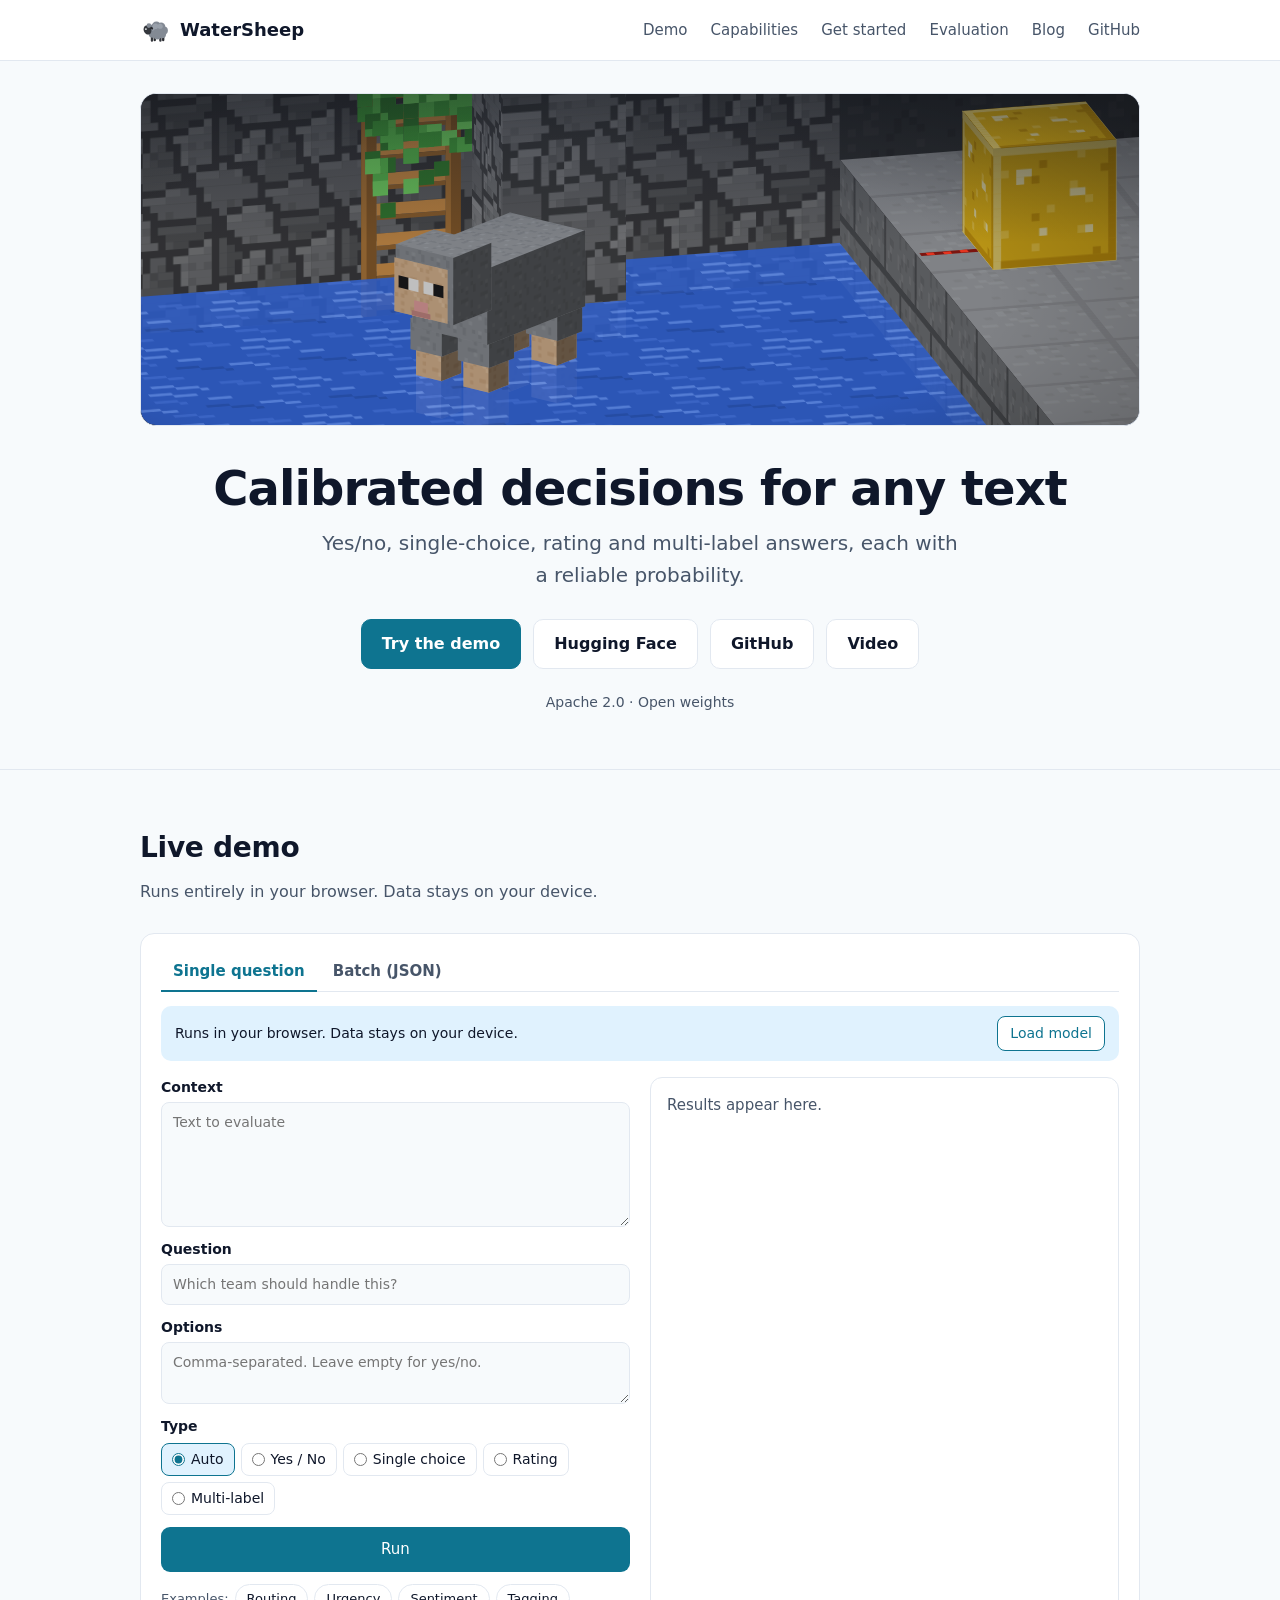
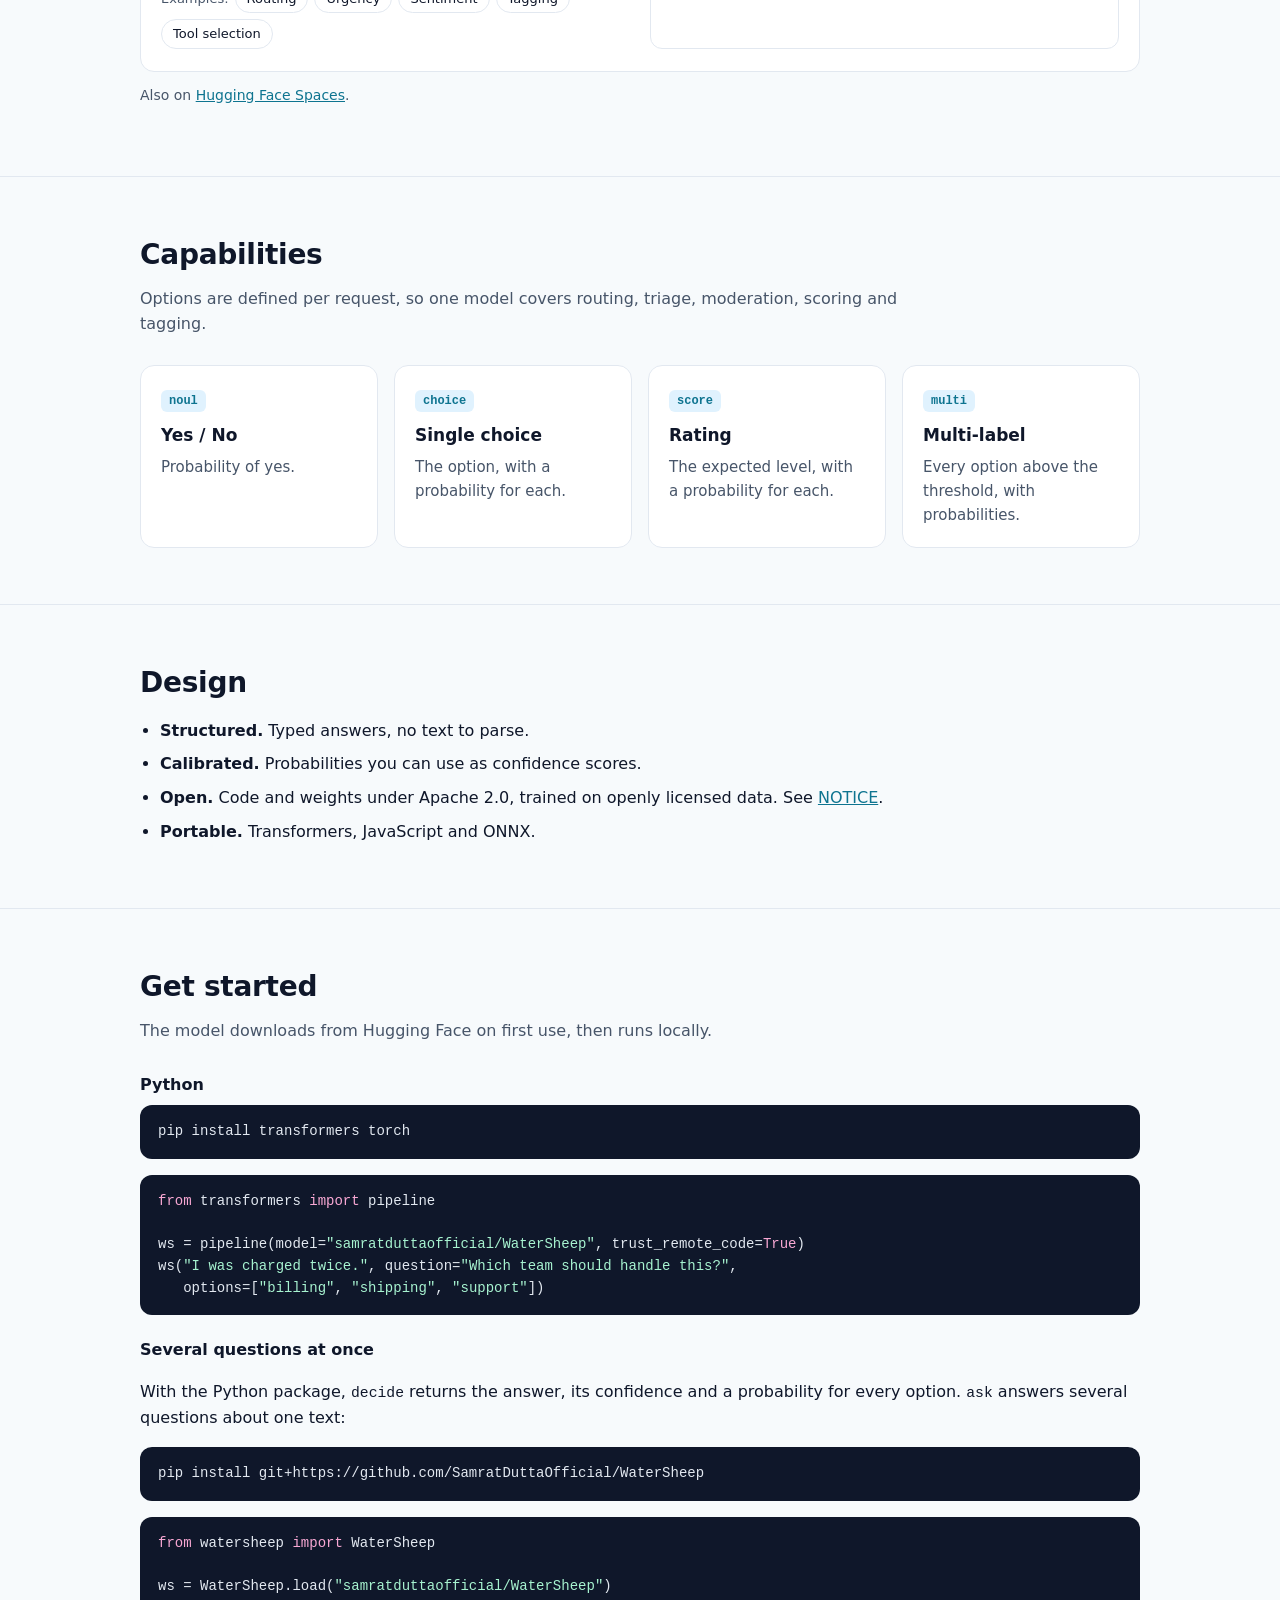
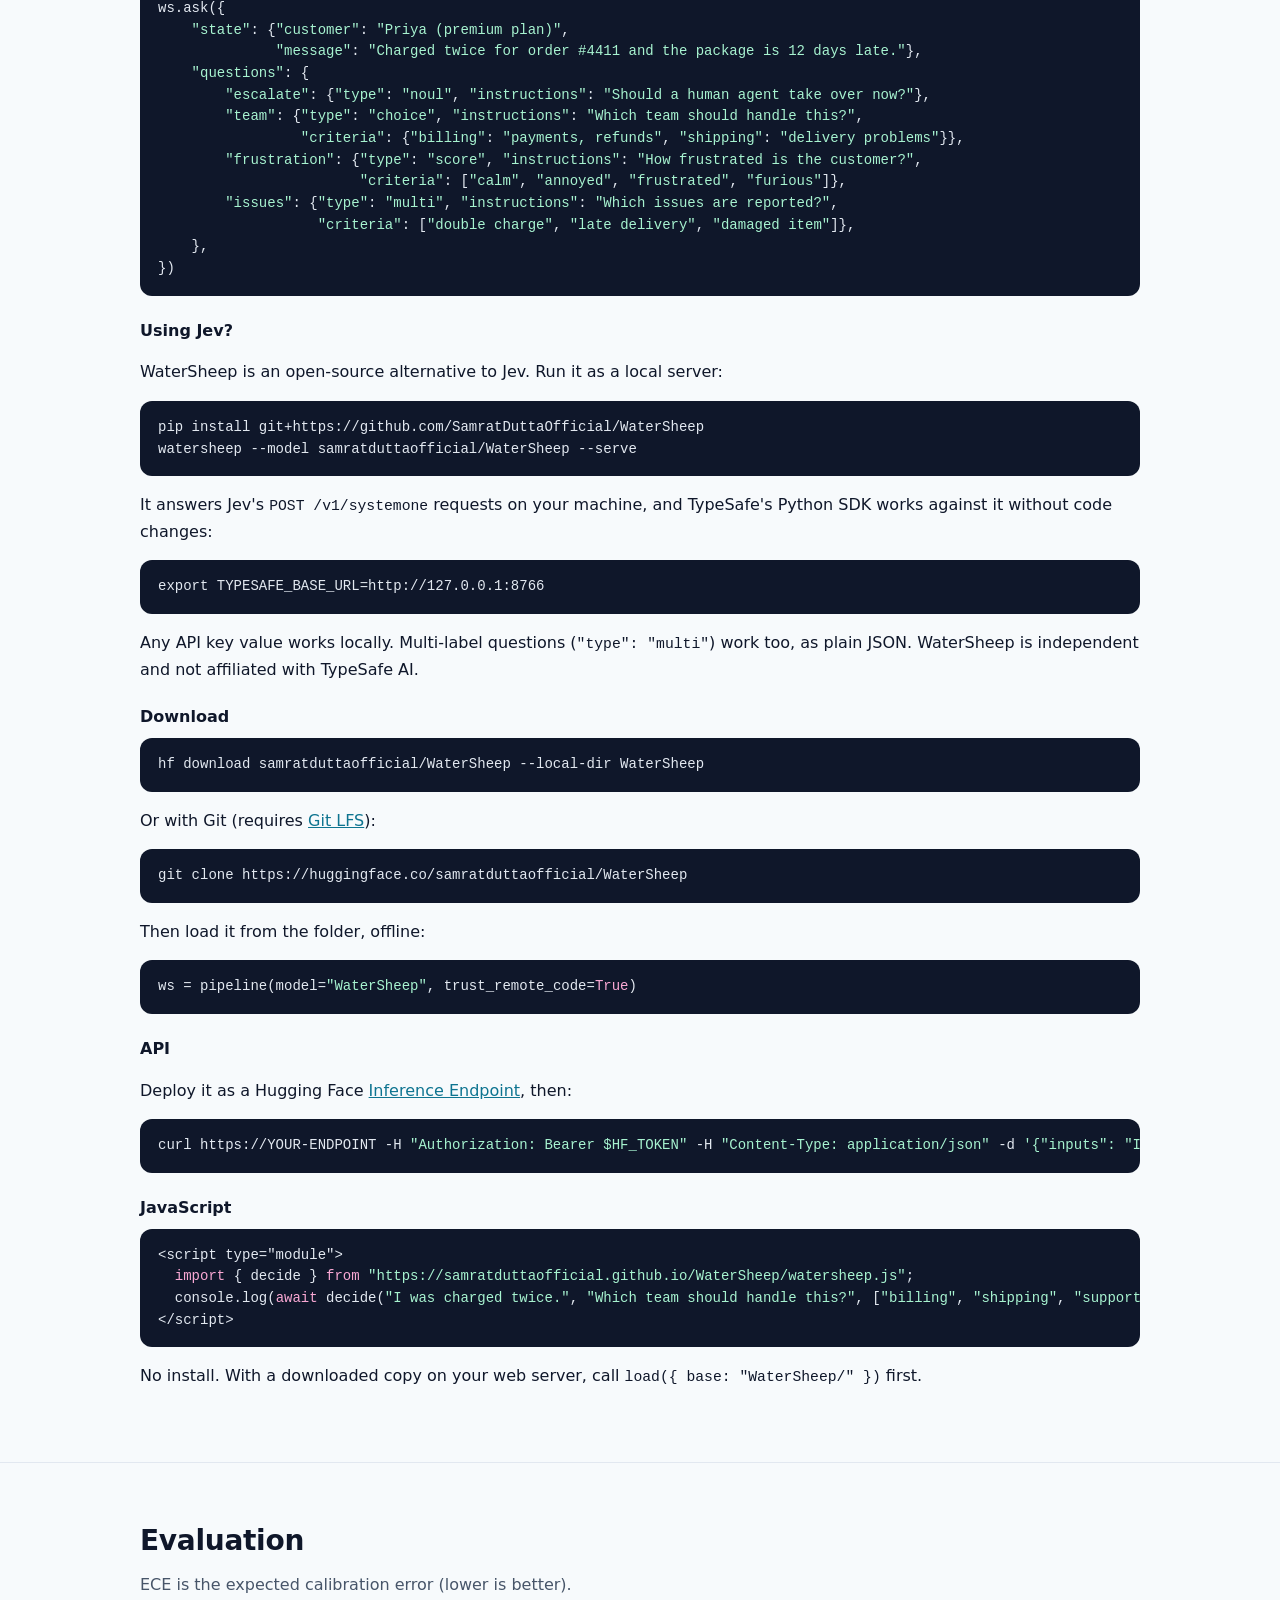
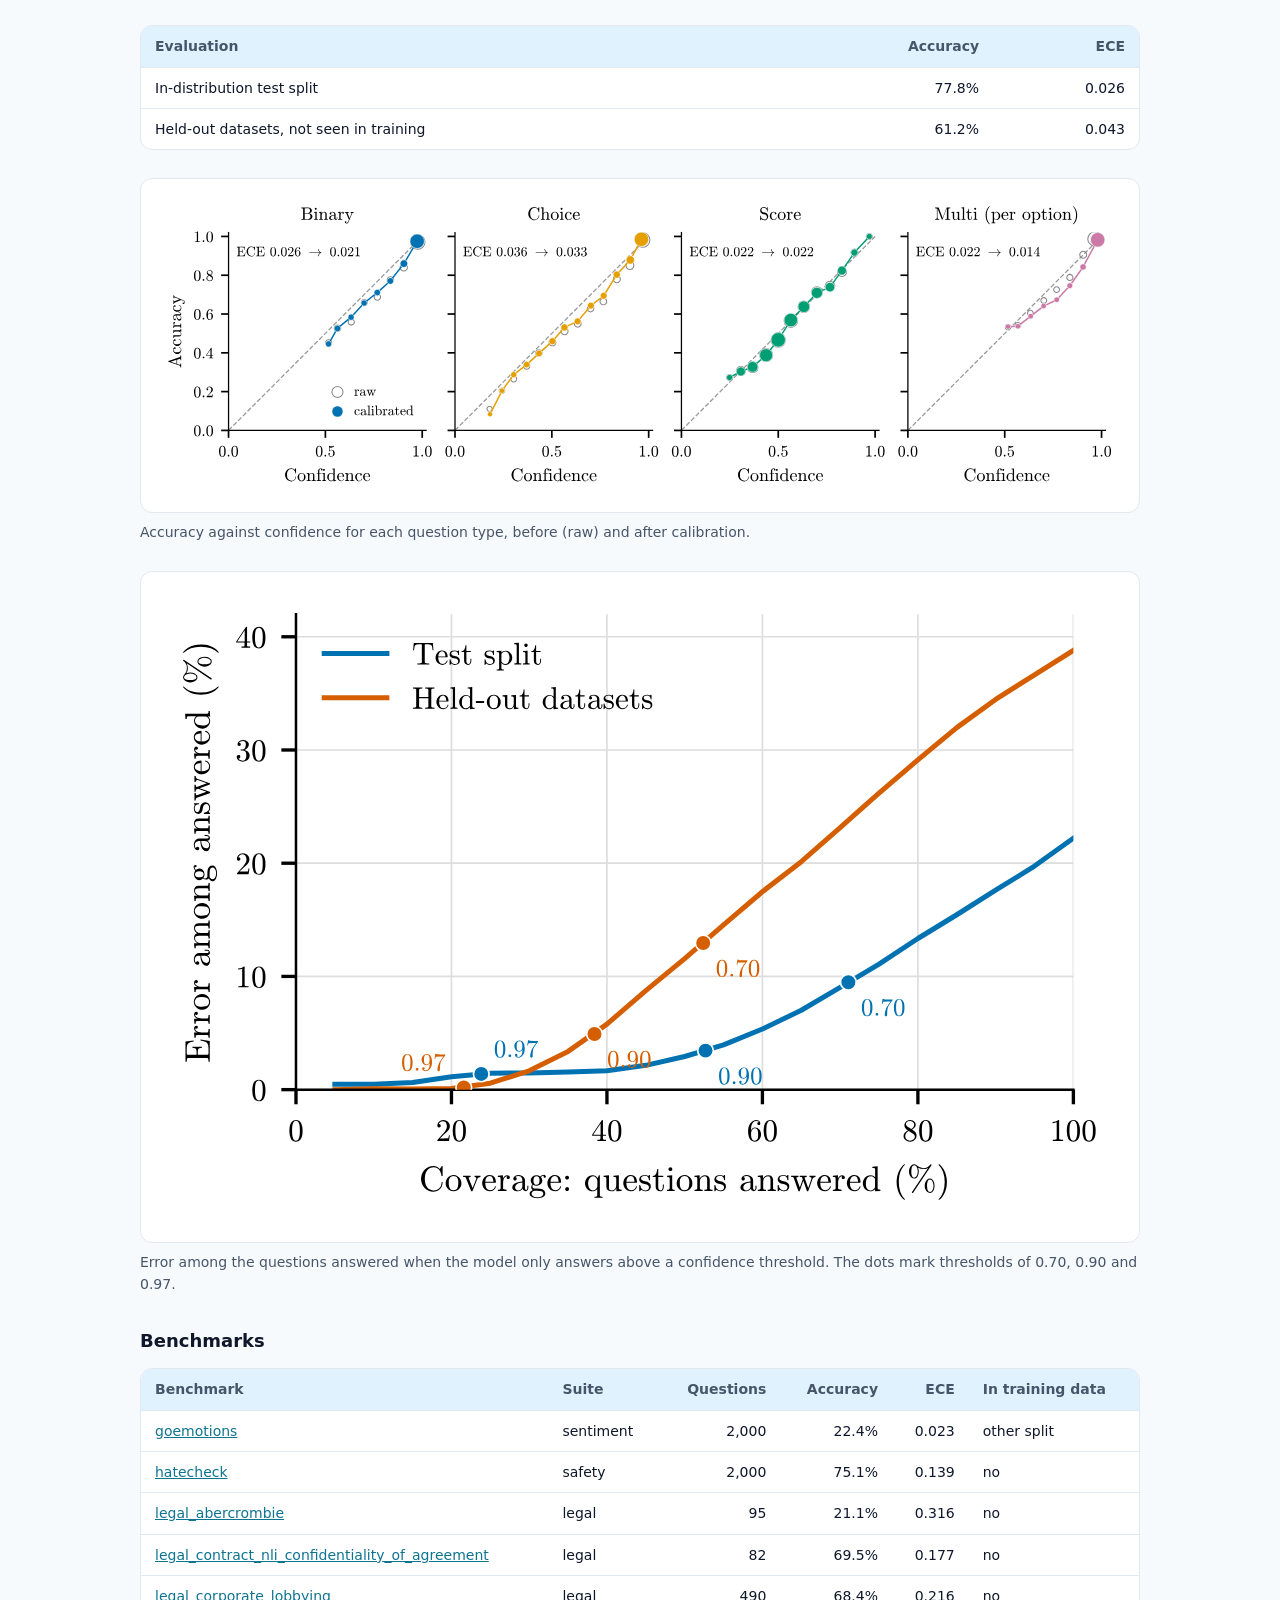
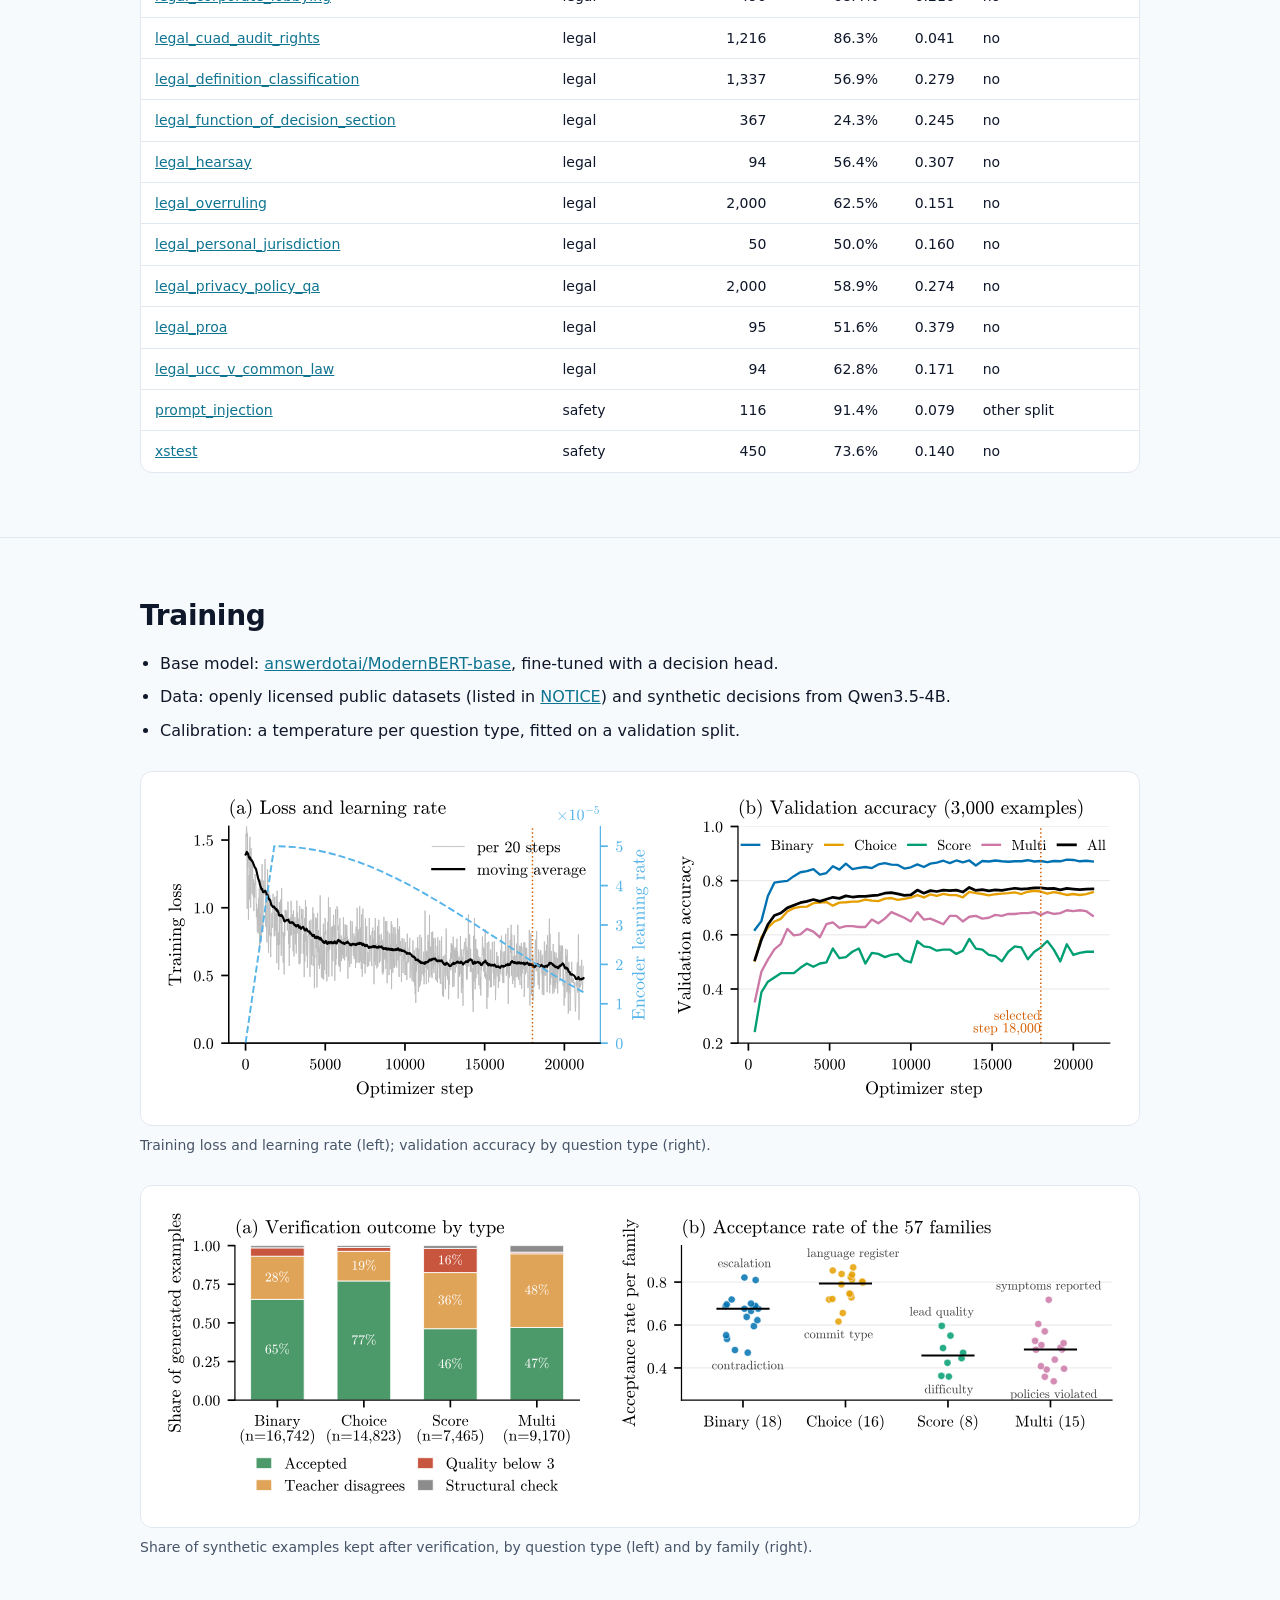
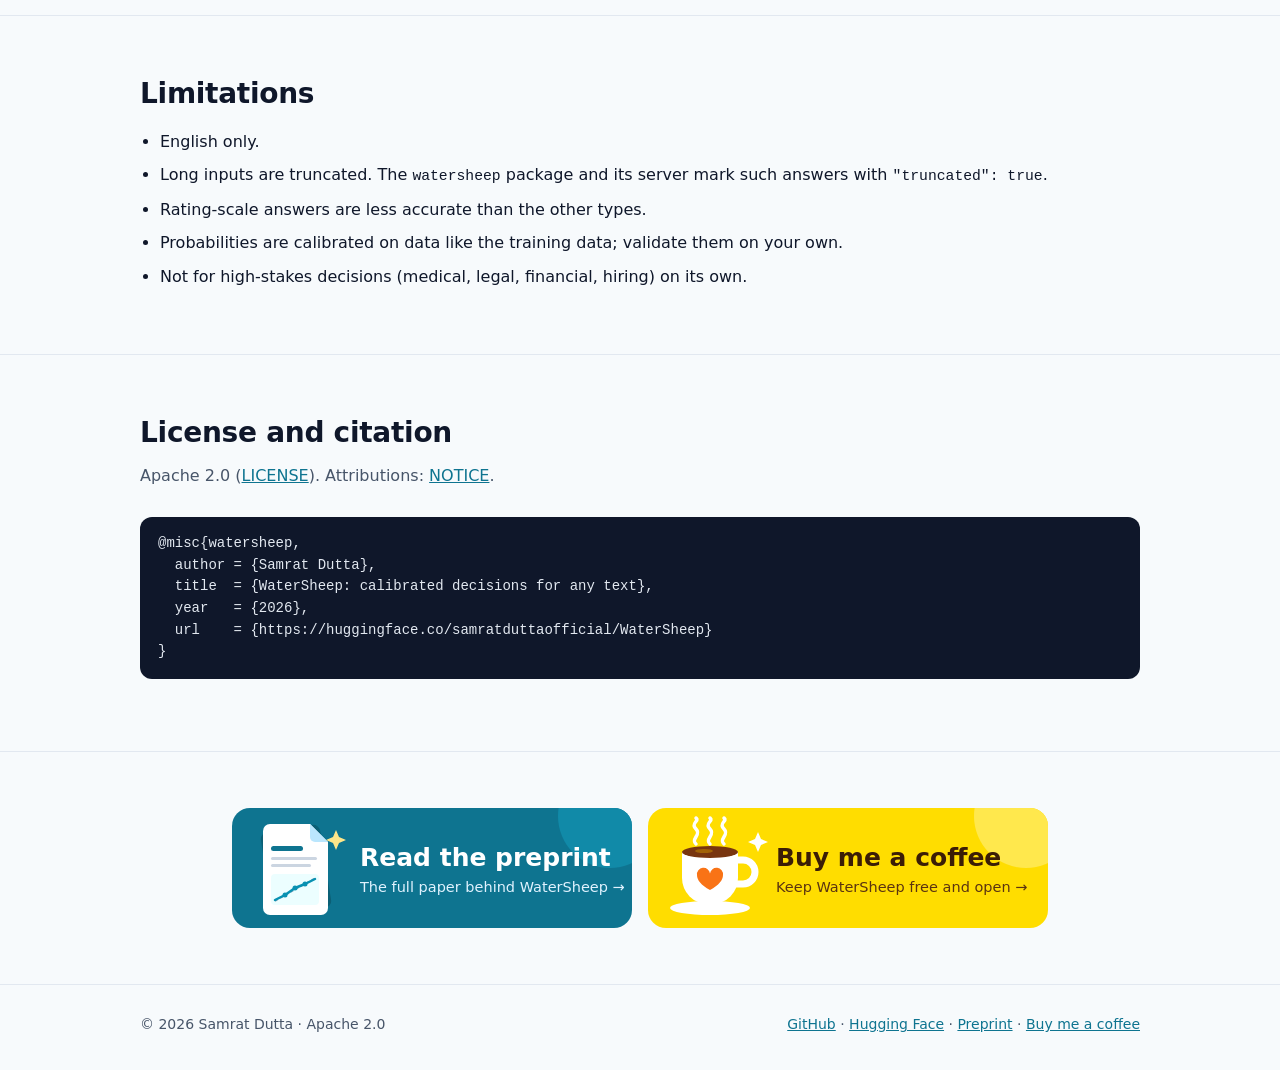
<file: index.html>
<!doctype html>
<html lang="en">
<head>
<meta charset="utf-8">
<meta name="viewport" content="width=device-width, initial-scale=1">
<title>WaterSheep</title>
<meta name="description" content="Calibrated decisions for yes/no, choice, rating and multi-label questions. Open source under Apache 2.0.">
<meta property="og:title" content="WaterSheep">
<meta property="og:description" content="Calibrated decisions for yes/no, choice, rating and multi-label questions.">
<meta property="og:type" content="website">
<meta name="theme-color" content="#0e7490">
<link rel="icon" href="logo.svg" type="image/svg+xml">
<style>
  :root {
    --bg: #f7fafc; --surface: #ffffff; --text: #0f172a; --muted: #475569; --line: #e2e8f0;
    --accent: #0e7490; --accent-2: #0891b2; --accent-soft: #e0f2fe; --code-bg: #0f172a; --code-text: #e2e8f0;
  }
  @media (prefers-color-scheme: dark) {
    :root {
      --bg: #0b1220; --surface: #111a2e; --text: #e5edf7; --muted: #9fb0c6; --line: #1f2a44;
      --accent: #22d3ee; --accent-2: #67e8f9; --accent-soft: #0c2a3a; --code-bg: #0a0f1c; --code-text: #d7e3f4;
    }
  }
  * { box-sizing: border-box; }
  html { scroll-behavior: smooth; }
  body {
    margin: 0; background: var(--bg); color: var(--text);
    font: 16px/1.6 system-ui, -apple-system, "Segoe UI", Roboto, "Helvetica Neue", Arial, sans-serif;
  }
  a { color: var(--accent); }
  a:focus-visible, .btn:focus-visible { outline: 3px solid var(--accent-2); outline-offset: 2px; }
  .wrap { max-width: 1040px; margin: 0 auto; padding: 0 20px; }
  header.top { border-bottom: 1px solid var(--line); background: var(--surface); }
  header.top .wrap { display: flex; align-items: center; justify-content: space-between; height: 60px; }
  .brand { display: flex; align-items: center; gap: 10px; font-weight: 700; font-size: 18px; color: var(--text); text-decoration: none; }
  nav a { margin-left: 18px; color: var(--muted); text-decoration: none; font-size: 15px; }
  nav a:hover { color: var(--accent); }

  .hero { padding: 32px 20px 56px; text-align: center; }
  .banner {
    display: block; width: 100%; height: auto; aspect-ratio: 3 / 1; object-fit: cover; object-position: 35% 50%;
    border-radius: 16px; border: 1px solid var(--line); margin: 0 0 36px; background: #2b3a55;
  }
  .hero h1 { font-size: clamp(32px, 5.5vw, 48px); line-height: 1.1; margin: 0 0 12px; letter-spacing: -0.02em; }
  .hero p.lead { font-size: clamp(17px, 2.4vw, 20px); color: var(--muted); max-width: 640px; margin: 0 auto 28px; }
  .buttons { display: flex; gap: 12px; justify-content: center; flex-wrap: wrap; }
  .btn {
    display: inline-block; padding: 11px 20px; border-radius: 10px; font-weight: 600; text-decoration: none;
    border: 1px solid var(--line); color: var(--text); background: var(--surface);
  }
  .btn.primary { background: var(--accent); border-color: var(--accent); color: #fff; }
  @media (prefers-color-scheme: dark) { .btn.primary { color: #06202a; } }
  .btn:hover { filter: brightness(1.06); }
  .tags { margin-top: 22px; color: var(--muted); font-size: 14px; }

  section { padding: 56px 0; border-top: 1px solid var(--line); }
  section h2 { font-size: 28px; margin: 0 0 8px; letter-spacing: -0.01em; }
  section p.sub { color: var(--muted); margin: 0 0 28px; max-width: 760px; }
  .support { display: flex; flex-wrap: wrap; gap: 16px; justify-content: center; }
  .support a { flex: 0 1 400px; border-radius: 18px; transition: transform .15s; }
  .support a:hover { transform: translateY(-3px); }
  .support img { display: block; width: 100%; height: auto; }
  @media (prefers-reduced-motion: reduce) { .support a { transition: none; } }

  .grid { display: grid; gap: 16px; grid-template-columns: repeat(auto-fit, minmax(220px, 1fr)); }
  .card { background: var(--surface); border: 1px solid var(--line); border-radius: 14px; padding: 20px; }
  .card h3 { margin: 0 0 6px; font-size: 17px; }
  .card .kind { display: inline-block; font: 600 12px/1 ui-monospace, SFMono-Regular, Menlo, Consolas, monospace;
                color: var(--accent); background: var(--accent-soft); padding: 5px 8px; border-radius: 6px; margin-bottom: 10px; }
  .card p { margin: 0; color: var(--muted); font-size: 15px; }

  .demo-card { background: var(--surface); border: 1px solid var(--line); border-radius: 14px; padding: 18px 20px 22px; }
  .note { color: var(--muted); font-size: 14px; margin-top: 12px; }

  pre {
    background: var(--code-bg); color: var(--code-text); padding: 16px 18px; border-radius: 12px; overflow-x: auto;
    font: 14px/1.55 ui-monospace, SFMono-Regular, Menlo, Consolas, monospace; margin: 0 0 16px;
  }
  code { font-family: ui-monospace, SFMono-Regular, Menlo, Consolas, monospace; font-size: 0.92em; }
  .steps h3 { font-size: 16px; margin: 22px 0 8px; }
  .s { color: #a7f3d0; } .k { color: #f9a8d4; } .c { color: #7dd3fc; }

  .table { overflow-x: auto; border: 1px solid var(--line); border-radius: 12px; background: var(--surface); margin: 0 0 8px; }
  table { width: 100%; border-collapse: collapse; font-size: 14px; }
  th, td { padding: 9px 14px; text-align: left; border-bottom: 1px solid var(--line); white-space: nowrap; }
  th { color: var(--muted); font-weight: 600; background: var(--accent-soft); }
  tbody tr:last-child td { border-bottom: 0; }
  td:first-child { white-space: normal; }
  .num { text-align: right; font-variant-numeric: tabular-nums; }
  section h3.minor { font-size: 18px; margin: 32px 0 12px; }
  ul.points { padding-left: 20px; margin: 12px 0 0; }
  ul.points li { margin: 8px 0; }
  .fig { margin: 28px 0 0; }
  .fig img { display: block; box-sizing: border-box; width: 100%; height: auto; background: #fff; border: 1px solid var(--line); border-radius: 12px; padding: 12px; }
  .fig figcaption { color: var(--muted); font-size: 14px; margin-top: 8px; }
  footer { border-top: 1px solid var(--line); padding: 28px 0 40px; color: var(--muted); font-size: 14px; }
  footer .wrap { display: flex; justify-content: space-between; flex-wrap: wrap; gap: 12px; }
  @media (max-width: 640px) {
    nav a:not(.gh) { display: none; }
    .banner { aspect-ratio: 2 / 1; margin-bottom: 28px; }
    .demo-card { padding: 14px 12px 18px; }
  }
</style>
<link rel="stylesheet" href="demo.css">
</head>
<body>
<header class="top">
  <div class="wrap">
    <a class="brand" href="#"><img src="logo.svg" alt="" width="30" height="30">WaterSheep</a>
    <nav>
      <a href="#demo">Demo</a>
      <a href="#capabilities">Capabilities</a>
      <a href="#start">Get started</a>
      <a href="#evaluation">Evaluation</a>
      <a href="blog/calibrated-yes-no.html">Blog</a>
      <a class="gh" href="https://github.com/SamratDuttaOfficial/WaterSheep">GitHub</a>
    </nav>
  </div>
</header>

<main>
  <div class="hero wrap">
    <img class="banner" src="banner.svg" alt="" width="1200" height="400">
    <h1>Calibrated decisions for any text</h1>
    <p class="lead">Yes/no, single-choice, rating and multi-label answers, each with a reliable probability.</p>
    <div class="buttons">
      <a class="btn primary" href="#demo">Try the demo</a>
      <a class="btn" href="https://huggingface.co/samratduttaofficial/WaterSheep">Hugging Face</a>
      <a class="btn" href="https://github.com/SamratDuttaOfficial/WaterSheep">GitHub</a>
      <a class="btn" href="https://youtu.be/VjSiBecOiRI">Video</a>
    </div>
    <div class="tags">Apache 2.0 · Open weights</div>
  </div>

  <section id="demo">
    <div class="wrap">
      <h2>Live demo</h2>
      <p class="sub">Runs entirely in your browser. Data stays on your device.</p>
      <div class="demo-card"><div id="watersheep-demo"></div></div>
      <p class="note">Also on <a href="https://huggingface.co/spaces/samratduttaofficial/WaterSheep">Hugging Face Spaces</a>.</p>
    </div>
  </section>

  <section id="capabilities">
    <div class="wrap">
      <h2>Capabilities</h2>
      <p class="sub">Options are defined per request, so one model covers routing, triage, moderation, scoring and tagging.</p>
      <div class="grid">
        <div class="card"><span class="kind">noul</span><h3>Yes / No</h3><p>Probability of yes.</p></div>
        <div class="card"><span class="kind">choice</span><h3>Single choice</h3><p>The option, with a probability for each.</p></div>
        <div class="card"><span class="kind">score</span><h3>Rating</h3><p>The expected level, with a probability for each.</p></div>
        <div class="card"><span class="kind">multi</span><h3>Multi-label</h3><p>Every option above the threshold, with probabilities.</p></div>
      </div>
    </div>
  </section>

  <section id="design">
    <div class="wrap">
      <h2>Design</h2>
      <ul class="points">
        <li><strong>Structured.</strong> Typed answers, no text to parse.</li>
        <li><strong>Calibrated.</strong> Probabilities you can use as confidence scores.</li>
        <li><strong>Open.</strong> Code and weights under Apache 2.0, trained on openly licensed data.
          See <a href="https://github.com/SamratDuttaOfficial/WaterSheep/blob/main/NOTICE">NOTICE</a>.</li>
        <li><strong>Portable.</strong> Transformers, JavaScript and ONNX.</li>
      </ul>
    </div>
  </section>

  <section id="start">
    <div class="wrap steps">
      <h2>Get started</h2>
      <p class="sub">The model downloads from Hugging Face on first use, then runs locally.</p>
      <h3>Python</h3>
<pre>pip install transformers torch</pre>
<pre><span class="k">from</span> transformers <span class="k">import</span> pipeline

ws = pipeline(model=<span class="s">"samratduttaofficial/WaterSheep"</span>, trust_remote_code=<span class="k">True</span>)
ws(<span class="s">"I was charged twice."</span>, question=<span class="s">"Which team should handle this?"</span>,
   options=[<span class="s">"billing"</span>, <span class="s">"shipping"</span>, <span class="s">"support"</span>])</pre>
      <h3>Several questions at once</h3>
      <p>With the Python package, <code>decide</code> returns the answer, its confidence and a probability for every option. <code>ask</code> answers several questions about one text:</p>
<pre>pip install git+https://github.com/SamratDuttaOfficial/WaterSheep</pre>
<pre><span class="k">from</span> watersheep <span class="k">import</span> WaterSheep

ws = WaterSheep.load(<span class="s">"samratduttaofficial/WaterSheep"</span>)
ws.ask({
    <span class="s">"state"</span>: {<span class="s">"customer"</span>: <span class="s">"Priya (premium plan)"</span>,
              <span class="s">"message"</span>: <span class="s">"Charged twice for order #4411 and the package is 12 days late."</span>},
    <span class="s">"questions"</span>: {
        <span class="s">"escalate"</span>: {<span class="s">"type"</span>: <span class="s">"noul"</span>, <span class="s">"instructions"</span>: <span class="s">"Should a human agent take over now?"</span>},
        <span class="s">"team"</span>: {<span class="s">"type"</span>: <span class="s">"choice"</span>, <span class="s">"instructions"</span>: <span class="s">"Which team should handle this?"</span>,
                 <span class="s">"criteria"</span>: {<span class="s">"billing"</span>: <span class="s">"payments, refunds"</span>, <span class="s">"shipping"</span>: <span class="s">"delivery problems"</span>}},
        <span class="s">"frustration"</span>: {<span class="s">"type"</span>: <span class="s">"score"</span>, <span class="s">"instructions"</span>: <span class="s">"How frustrated is the customer?"</span>,
                        <span class="s">"criteria"</span>: [<span class="s">"calm"</span>, <span class="s">"annoyed"</span>, <span class="s">"frustrated"</span>, <span class="s">"furious"</span>]},
        <span class="s">"issues"</span>: {<span class="s">"type"</span>: <span class="s">"multi"</span>, <span class="s">"instructions"</span>: <span class="s">"Which issues are reported?"</span>,
                   <span class="s">"criteria"</span>: [<span class="s">"double charge"</span>, <span class="s">"late delivery"</span>, <span class="s">"damaged item"</span>]},
    },
})</pre>
      <h3>Using Jev?</h3>
      <p>WaterSheep is an open-source alternative to Jev. Run it as a local server:</p>
<pre>pip install git+https://github.com/SamratDuttaOfficial/WaterSheep
watersheep --model samratduttaofficial/WaterSheep --serve</pre>
      <p>It answers Jev's <code>POST /v1/systemone</code> requests on your machine, and TypeSafe's Python SDK works against it without code changes:</p>
<pre>export TYPESAFE_BASE_URL=http://127.0.0.1:8766</pre>
      <p>Any API key value works locally. Multi-label questions (<code>"type": "multi"</code>) work too, as plain JSON. WaterSheep is independent and not affiliated with TypeSafe AI.</p>
      <h3>Download</h3>
<pre>hf download samratduttaofficial/WaterSheep --local-dir WaterSheep</pre>
      <p>Or with Git (requires <a href="https://git-lfs.com">Git LFS</a>):</p>
<pre>git clone https://huggingface.co/samratduttaofficial/WaterSheep</pre>
      <p>Then load it from the folder, offline:</p>
<pre>ws = pipeline(model=<span class="s">"WaterSheep"</span>, trust_remote_code=<span class="k">True</span>)</pre>
      <h3>API</h3>
      <p>Deploy it as a Hugging Face <a href="https://endpoints.huggingface.co">Inference Endpoint</a>, then:</p>
<pre>curl https://YOUR-ENDPOINT -H <span class="s">"Authorization: Bearer $HF_TOKEN"</span> -H <span class="s">"Content-Type: application/json"</span> -d <span class="s">'{"inputs": "I was charged twice.", "parameters": {"question": "Which team should handle this?", "options": ["billing", "shipping", "support"]}}'</span></pre>
      <h3>JavaScript</h3>
<pre>&lt;script type="module"&gt;
  <span class="k">import</span> { decide } <span class="k">from</span> <span class="s">"https://samratduttaofficial.github.io/WaterSheep/watersheep.js"</span>;
  console.log(<span class="k">await</span> decide(<span class="s">"I was charged twice."</span>, <span class="s">"Which team should handle this?"</span>, [<span class="s">"billing"</span>, <span class="s">"shipping"</span>, <span class="s">"support"</span>]));
&lt;/script&gt;</pre>
      <p>No install. With a downloaded copy on your web server, call <code>load({ base: "WaterSheep/" })</code> first.</p>
    </div>
  </section>

  <section id="evaluation">
    <div class="wrap">
      <h2>Evaluation</h2>
      <p class="sub">ECE is the expected calibration error (lower is better).</p>
      <div class="table"><table><thead><tr><th>Evaluation</th><th class="num">Accuracy</th><th class="num">ECE</th></tr></thead><tbody><tr><td>In-distribution test split</td><td class="num">77.8%</td><td class="num">0.026</td></tr><tr><td>Held-out datasets, not seen in training</td><td class="num">61.2%</td><td class="num">0.043</td></tr></tbody></table></div>
      <figure class="fig">
        <a href="figures/reliability.svg"><img src="figures/reliability.svg" alt="Reliability diagrams: accuracy against confidence for each question type" width="613" height="194" loading="lazy"></a>
        <figcaption>Accuracy against confidence for each question type, before (raw) and after calibration.</figcaption>
      </figure>
      <figure class="fig">
        <a href="figures/coverage.svg"><img src="figures/coverage.svg" alt="Error against coverage on the test split and the held-out datasets" width="330" height="220" loading="lazy"></a>
        <figcaption>Error among the questions answered when the model only answers above a confidence threshold. The dots mark thresholds of 0.70, 0.90 and 0.97.</figcaption>
      </figure>
      <h3 class="minor">Benchmarks</h3>
      <div class="table"><table><thead><tr><th>Benchmark</th><th>Suite</th><th class="num">Questions</th><th class="num">Accuracy</th><th class="num">ECE</th><th>In training data</th></tr></thead><tbody><tr><td><a href="https://huggingface.co/datasets/google-research-datasets/go_emotions">goemotions</a></td><td>sentiment</td><td class="num">2,000</td><td class="num">22.4%</td><td class="num">0.023</td><td>other split</td></tr><tr><td><a href="https://huggingface.co/datasets/Paul/hatecheck">hatecheck</a></td><td>safety</td><td class="num">2,000</td><td class="num">75.1%</td><td class="num">0.139</td><td>no</td></tr><tr><td><a href="https://huggingface.co/datasets/nguha/legalbench">legal_abercrombie</a></td><td>legal</td><td class="num">95</td><td class="num">21.1%</td><td class="num">0.316</td><td>no</td></tr><tr><td><a href="https://huggingface.co/datasets/nguha/legalbench">legal_contract_nli_confidentiality_of_agreement</a></td><td>legal</td><td class="num">82</td><td class="num">69.5%</td><td class="num">0.177</td><td>no</td></tr><tr><td><a href="https://huggingface.co/datasets/nguha/legalbench">legal_corporate_lobbying</a></td><td>legal</td><td class="num">490</td><td class="num">68.4%</td><td class="num">0.216</td><td>no</td></tr><tr><td><a href="https://huggingface.co/datasets/nguha/legalbench">legal_cuad_audit_rights</a></td><td>legal</td><td class="num">1,216</td><td class="num">86.3%</td><td class="num">0.041</td><td>no</td></tr><tr><td><a href="https://huggingface.co/datasets/nguha/legalbench">legal_definition_classification</a></td><td>legal</td><td class="num">1,337</td><td class="num">56.9%</td><td class="num">0.279</td><td>no</td></tr><tr><td><a href="https://huggingface.co/datasets/nguha/legalbench">legal_function_of_decision_section</a></td><td>legal</td><td class="num">367</td><td class="num">24.3%</td><td class="num">0.245</td><td>no</td></tr><tr><td><a href="https://huggingface.co/datasets/nguha/legalbench">legal_hearsay</a></td><td>legal</td><td class="num">94</td><td class="num">56.4%</td><td class="num">0.307</td><td>no</td></tr><tr><td><a href="https://huggingface.co/datasets/nguha/legalbench">legal_overruling</a></td><td>legal</td><td class="num">2,000</td><td class="num">62.5%</td><td class="num">0.151</td><td>no</td></tr><tr><td><a href="https://huggingface.co/datasets/nguha/legalbench">legal_personal_jurisdiction</a></td><td>legal</td><td class="num">50</td><td class="num">50.0%</td><td class="num">0.160</td><td>no</td></tr><tr><td><a href="https://huggingface.co/datasets/nguha/legalbench">legal_privacy_policy_qa</a></td><td>legal</td><td class="num">2,000</td><td class="num">58.9%</td><td class="num">0.274</td><td>no</td></tr><tr><td><a href="https://huggingface.co/datasets/nguha/legalbench">legal_proa</a></td><td>legal</td><td class="num">95</td><td class="num">51.6%</td><td class="num">0.379</td><td>no</td></tr><tr><td><a href="https://huggingface.co/datasets/nguha/legalbench">legal_ucc_v_common_law</a></td><td>legal</td><td class="num">94</td><td class="num">62.8%</td><td class="num">0.171</td><td>no</td></tr><tr><td><a href="https://huggingface.co/datasets/deepset/prompt-injections">prompt_injection</a></td><td>safety</td><td class="num">116</td><td class="num">91.4%</td><td class="num">0.079</td><td>other split</td></tr><tr><td><a href="https://huggingface.co/datasets/Paul/XSTest">xstest</a></td><td>safety</td><td class="num">450</td><td class="num">73.6%</td><td class="num">0.140</td><td>no</td></tr></tbody></table></div>
    </div>
  </section>

  <section id="training">
    <div class="wrap">
      <h2>Training</h2>
      <ul class="points"><li>Base model: <a href="https://huggingface.co/answerdotai/ModernBERT-base">answerdotai/ModernBERT-base</a>, fine-tuned with a decision head.</li><li>Data: openly licensed public datasets (listed in <a href="https://github.com/SamratDuttaOfficial/WaterSheep/blob/main/NOTICE">NOTICE</a>) and synthetic decisions from Qwen3.5-4B.</li><li>Calibration: a temperature per question type, fitted on a validation split.</li></ul>
      <figure class="fig">
        <a href="figures/training.svg"><img src="figures/training.svg" alt="Training loss, learning rate and validation accuracy by question type" width="610" height="206" loading="lazy"></a>
        <figcaption>Training loss and learning rate (left); validation accuracy by question type (right).</figcaption>
      </figure>
      <figure class="fig">
        <a href="figures/synth.svg"><img src="figures/synth.svg" alt="Share of synthetic examples kept after verification" width="623" height="203" loading="lazy"></a>
        <figcaption>Share of synthetic examples kept after verification, by question type (left) and by family (right).</figcaption>
      </figure>
    </div>
  </section>

  <section id="limitations">
    <div class="wrap">
      <h2>Limitations</h2>
      <ul class="points"><li>English only.</li><li>Long inputs are truncated. The <code>watersheep</code> package and its server mark such answers with <code>"truncated": true</code>.</li><li>Rating-scale answers are less accurate than the other types.</li><li>Probabilities are calibrated on data like the training data; validate them on your own.</li><li>Not for high-stakes decisions (medical, legal, financial, hiring) on its own.</li></ul>
    </div>
  </section>

  <section id="cite">
    <div class="wrap">
      <h2>License and citation</h2>
      <p class="sub">Apache 2.0 (<a href="https://github.com/SamratDuttaOfficial/WaterSheep/blob/main/LICENSE">LICENSE</a>). Attributions: <a href="https://github.com/SamratDuttaOfficial/WaterSheep/blob/main/NOTICE">NOTICE</a>.</p>
<pre>@misc{watersheep,
  author = {Samrat Dutta},
  title  = {WaterSheep: calibrated decisions for any text},
  year   = {2026},
  url    = {https://huggingface.co/samratduttaofficial/WaterSheep}
}</pre>
    </div>
  </section>

  <section id="support">
    <div class="wrap">
      <div class="support">
        <a href="https://doi.org/10.13140/RG.2.2.28606.45122"><img src="preprint.svg" alt="Read the preprint" width="400" height="120"></a>
        <a href="https://buymeacoffee.com/samratdutta"><img src="coffee.svg" alt="Buy me a coffee" width="400" height="120"></a>
      </div>
    </div>
  </section>
</main>

<footer>
  <div class="wrap">
    <span>© 2026 Samrat Dutta · Apache 2.0</span>
    <span><a href="https://github.com/SamratDuttaOfficial/WaterSheep">GitHub</a> ·
      <a href="https://huggingface.co/samratduttaofficial/WaterSheep">Hugging Face</a> ·
      <a href="https://doi.org/10.13140/RG.2.2.28606.45122">Preprint</a> ·
      <a href="https://buymeacoffee.com/samratdutta">Buy me a coffee</a></span>
  </div>
</footer>
<script type="module" src="demo.js"></script>
</body>
</html>
</file>
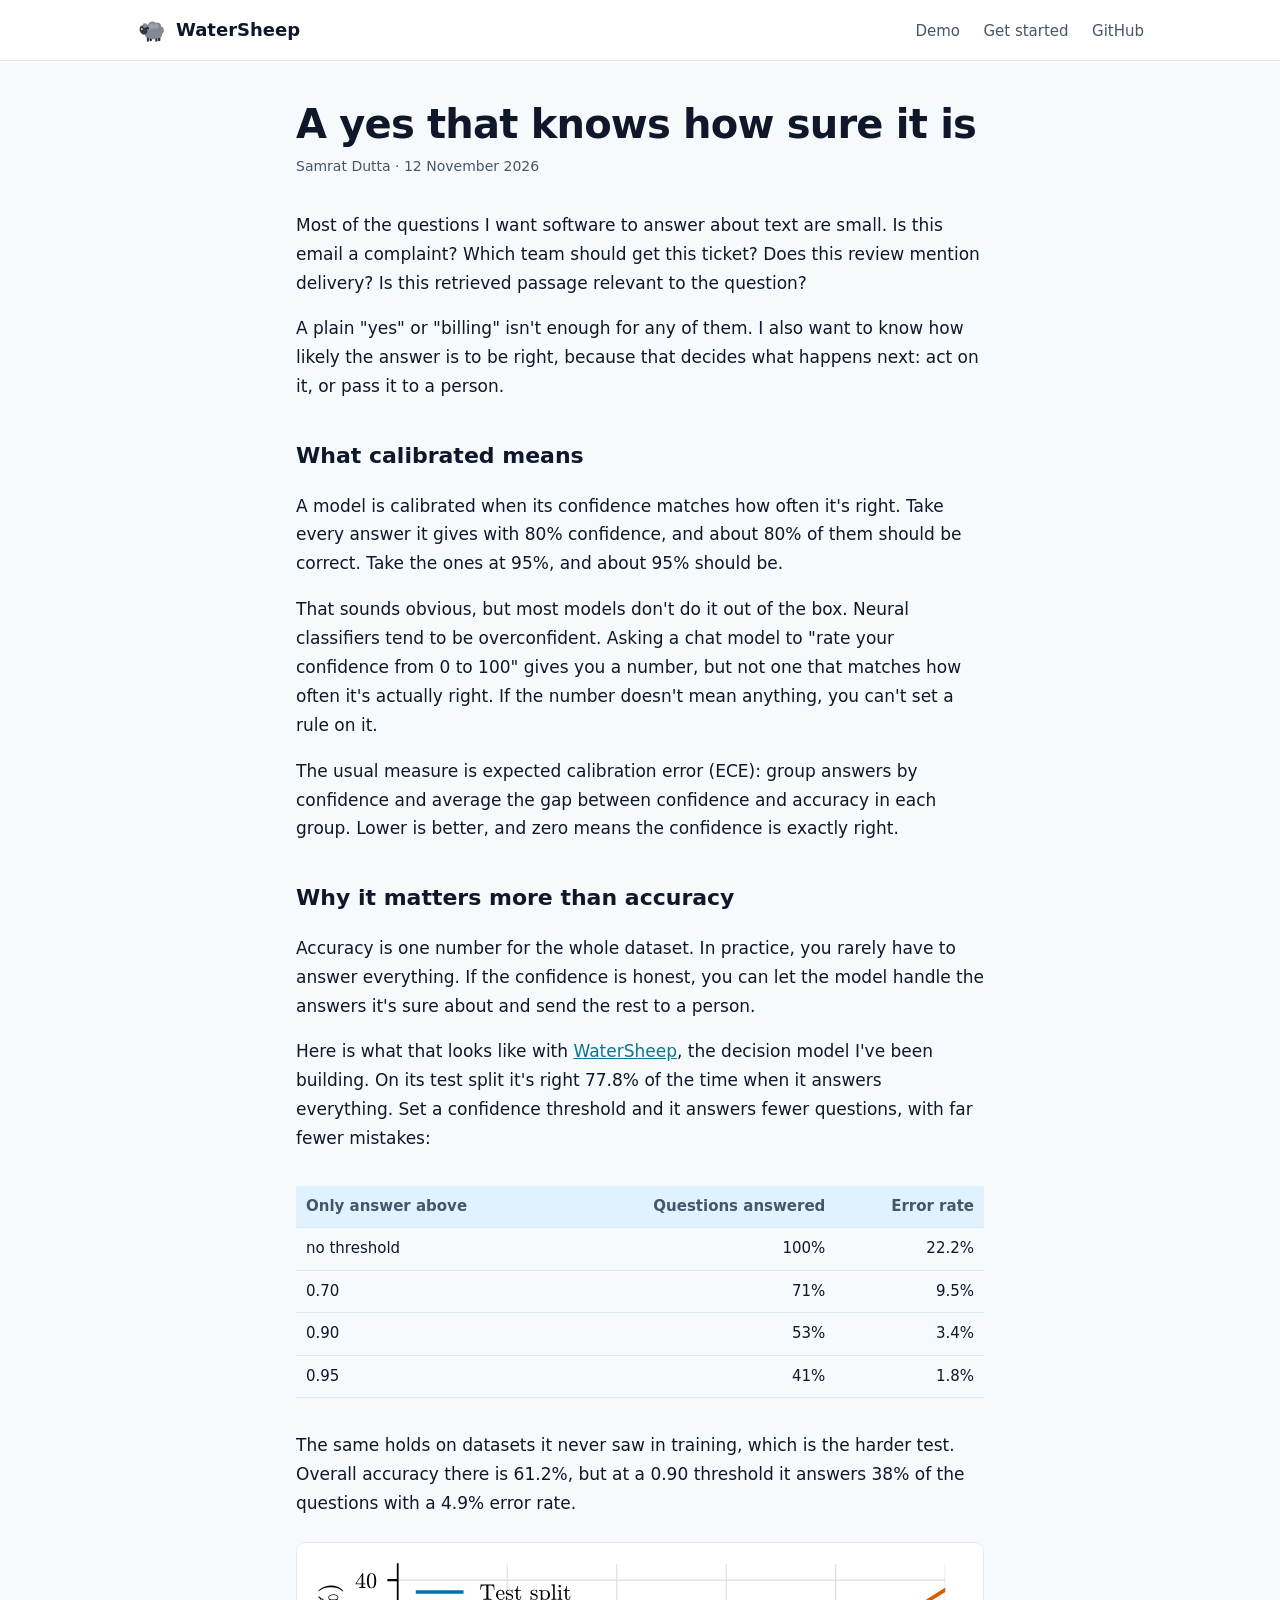
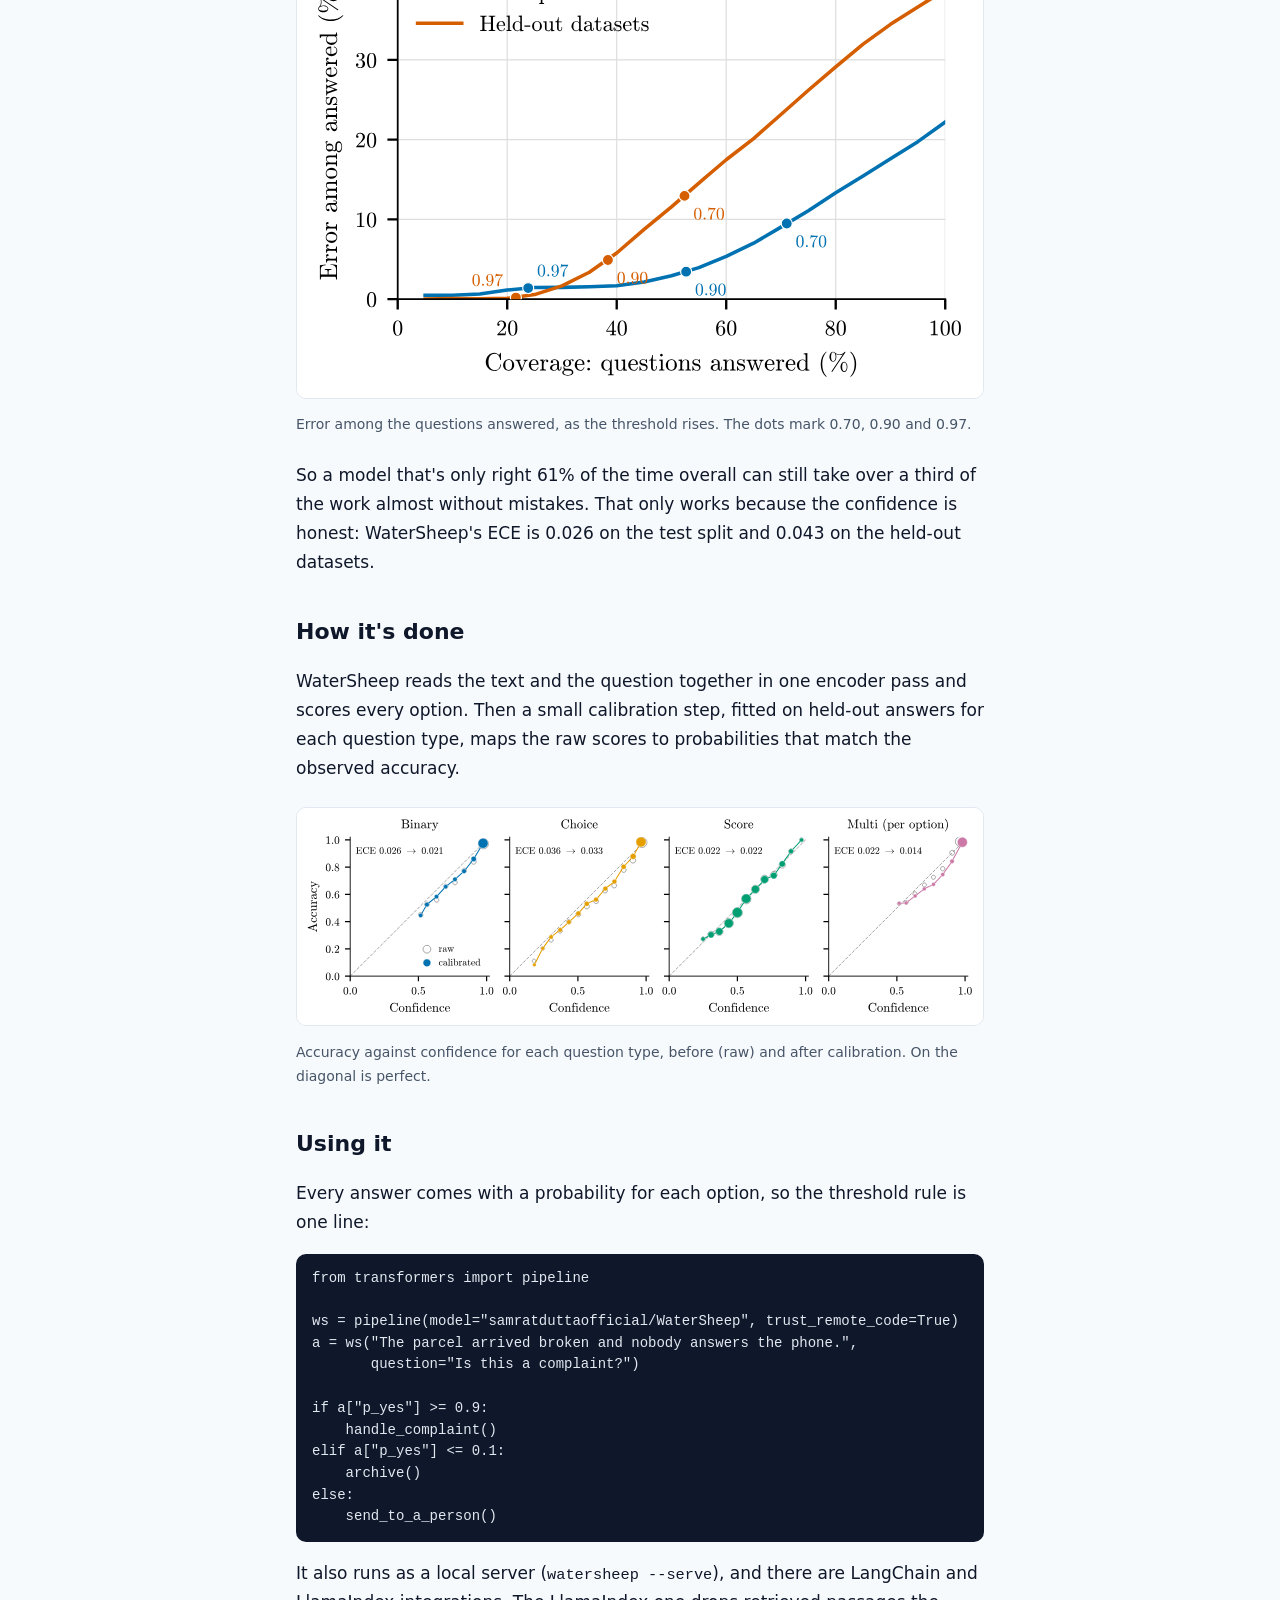
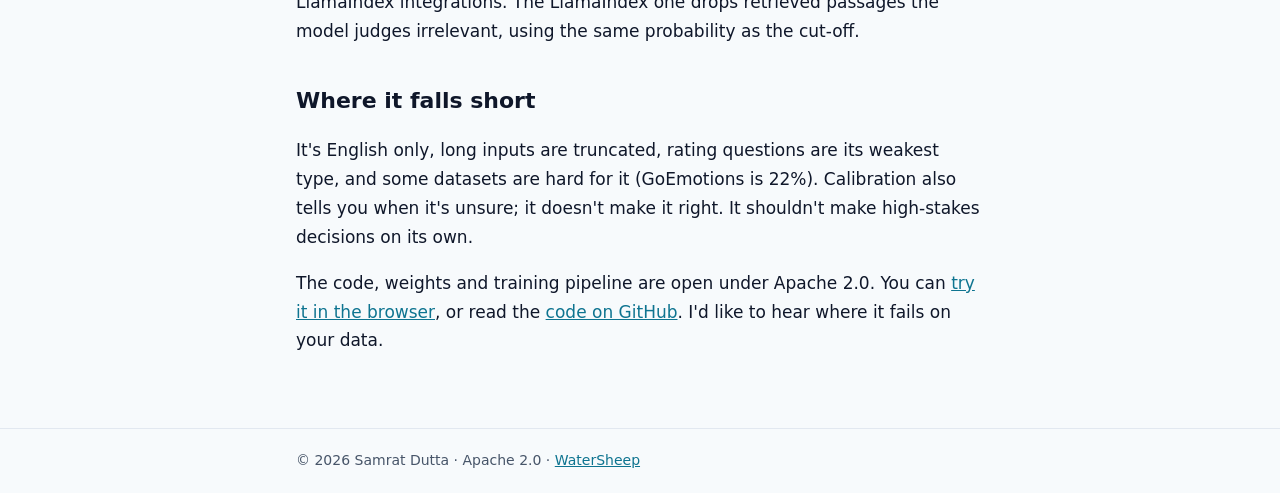
<file: blog/calibrated-yes-no.html>
<!doctype html>
<html lang="en">
<head>
<meta charset="utf-8">
<meta name="viewport" content="width=device-width, initial-scale=1">
<title>A yes that knows how sure it is · WaterSheep</title>
<meta name="description" content="Why a yes/no answer should come with a probability you can trust, and how to use that probability to decide when to let a model answer on its own.">
<meta property="og:title" content="A yes that knows how sure it is">
<meta property="og:description" content="Why a yes/no answer should come with a probability you can trust, and how to use it.">
<meta property="og:type" content="article">
<meta name="theme-color" content="#0e7490">
<link rel="icon" href="../logo.svg" type="image/svg+xml">
<style>
  :root {
    --bg: #f7fafc; --surface: #ffffff; --text: #0f172a; --muted: #475569; --line: #e2e8f0;
    --accent: #0e7490; --accent-2: #0891b2; --accent-soft: #e0f2fe; --code-bg: #0f172a; --code-text: #e2e8f0;
  }
  @media (prefers-color-scheme: dark) {
    :root {
      --bg: #0b1220; --surface: #111a2e; --text: #e5edf7; --muted: #9fb0c6; --line: #1f2a44;
      --accent: #22d3ee; --accent-2: #67e8f9; --accent-soft: #0c2a3a; --code-bg: #0a0f1c; --code-text: #d7e3f4;
    }
  }
  * { box-sizing: border-box; }
  body {
    margin: 0; background: var(--bg); color: var(--text);
    font: 17px/1.7 system-ui, -apple-system, "Segoe UI", Roboto, "Helvetica Neue", Arial, sans-serif;
  }
  a { color: var(--accent); }
  a:focus-visible { outline: 3px solid var(--accent-2); outline-offset: 2px; }
  .wrap { max-width: 720px; margin: 0 auto; padding: 0 16px; }
  header.top { border-bottom: 1px solid var(--line); background: var(--surface); }
  header.top .wrap { display: flex; align-items: center; justify-content: space-between; height: 60px; max-width: 1040px; }
  .brand { display: flex; align-items: center; gap: 10px; font-weight: 700; font-size: 18px; color: var(--text); text-decoration: none; }
  nav a { margin-left: 18px; color: var(--muted); text-decoration: none; font-size: 15px; }
  nav a:hover { color: var(--accent); }
  article { padding: 40px 0 56px; }
  h1 { font-size: clamp(30px, 5vw, 40px); line-height: 1.15; letter-spacing: -0.02em; margin: 0 0 8px; }
  .meta { color: var(--muted); font-size: 14px; margin: 0 0 32px; }
  h2 { font-size: 22px; margin: 36px 0 8px; }
  pre {
    background: var(--code-bg); color: var(--code-text); padding: 14px 16px; border-radius: 10px; overflow-x: auto;
    font: 14px/1.55 ui-monospace, SFMono-Regular, Menlo, Consolas, monospace;
  }
  code { font-family: ui-monospace, SFMono-Regular, Menlo, Consolas, monospace; font-size: 0.9em; }
  figure { margin: 24px 0; }
  figure img { width: 100%; height: auto; background: #fff; border: 1px solid var(--line); border-radius: 10px; }
  figcaption { color: var(--muted); font-size: 14px; margin-top: 6px; }
  .tablewrap { overflow-x: auto; }
  table { width: 100%; border-collapse: collapse; font-size: 15px; margin: 16px 0; }
  th, td { padding: 8px 10px; border-bottom: 1px solid var(--line); text-align: left; }
  th { color: var(--muted); font-weight: 600; background: var(--accent-soft); }
  .num { text-align: right; font-variant-numeric: tabular-nums; }
  footer { border-top: 1px solid var(--line); color: var(--muted); font-size: 14px; padding: 20px 0; }
  @media (max-width: 560px) { nav a:not(.gh) { display: none; } }
</style>
</head>
<body>
<header class="top">
  <div class="wrap">
    <a class="brand" href="../"><img src="../logo.svg" alt="" width="30" height="30">WaterSheep</a>
    <nav>
      <a href="../#demo">Demo</a>
      <a href="../#start">Get started</a>
      <a class="gh" href="https://github.com/SamratDuttaOfficial/WaterSheep">GitHub</a>
    </nav>
  </div>
</header>

<main class="wrap">
<article>
  <h1>A yes that knows how sure it is</h1>
  <p class="meta">Samrat Dutta · 12 November 2026</p>

  <p>Most of the questions I want software to answer about text are small. Is this email a complaint? Which
  team should get this ticket? Does this review mention delivery? Is this retrieved passage relevant to the
  question?</p>

  <p>A plain "yes" or "billing" isn't enough for any of them. I also want to know how likely the answer is to
  be right, because that decides what happens next: act on it, or pass it to a person.</p>

  <h2>What calibrated means</h2>

  <p>A model is calibrated when its confidence matches how often it's right. Take every answer it gives with
  80% confidence, and about 80% of them should be correct. Take the ones at 95%, and about 95% should be.</p>

  <p>That sounds obvious, but most models don't do it out of the box. Neural classifiers tend to be
  overconfident. Asking a chat model to "rate your confidence from 0 to 100" gives you a number, but not one
  that matches how often it's actually right. If the number doesn't mean anything, you can't set a rule on
  it.</p>

  <p>The usual measure is expected calibration error (ECE): group answers by confidence and average the gap
  between confidence and accuracy in each group. Lower is better, and zero means the confidence is exactly
  right.</p>

  <h2>Why it matters more than accuracy</h2>

  <p>Accuracy is one number for the whole dataset. In practice, you rarely have to answer everything. If the
  confidence is honest, you can let the model handle the answers it's sure about and send the rest to a
  person.</p>

  <p>Here is what that looks like with <a href="https://github.com/SamratDuttaOfficial/WaterSheep">WaterSheep</a>,
  the decision model I've been building. On its test split it's right 77.8% of the time when it answers
  everything. Set a confidence threshold and it answers fewer questions, with far fewer mistakes:</p>

  <div class="tablewrap">
  <table>
    <thead><tr><th>Only answer above</th><th class="num">Questions answered</th><th class="num">Error rate</th></tr></thead>
    <tbody>
      <tr><td>no threshold</td><td class="num">100%</td><td class="num">22.2%</td></tr>
      <tr><td>0.70</td><td class="num">71%</td><td class="num">9.5%</td></tr>
      <tr><td>0.90</td><td class="num">53%</td><td class="num">3.4%</td></tr>
      <tr><td>0.95</td><td class="num">41%</td><td class="num">1.8%</td></tr>
    </tbody>
  </table>
  </div>

  <p>The same holds on datasets it never saw in training, which is the harder test. Overall accuracy there is
  61.2%, but at a 0.90 threshold it answers 38% of the questions with a 4.9% error rate.</p>

  <figure>
    <img src="../figures/coverage.svg" alt="Error rate against the share of questions answered, for the test split and the held-out datasets">
    <figcaption>Error among the questions answered, as the threshold rises. The dots mark 0.70, 0.90 and 0.97.</figcaption>
  </figure>

  <p>So a model that's only right 61% of the time overall can still take over a third of the work almost
  without mistakes. That only works because the confidence is honest: WaterSheep's ECE is 0.026 on the test
  split and 0.043 on the held-out datasets.</p>

  <h2>How it's done</h2>

  <p>WaterSheep reads the text and the question together in one encoder pass and scores every option. Then a
  small calibration step, fitted on held-out answers for each question type, maps the raw scores to
  probabilities that match the observed accuracy.</p>

  <figure>
    <img src="../figures/reliability.svg" alt="Accuracy against confidence for each question type, before and after calibration">
    <figcaption>Accuracy against confidence for each question type, before (raw) and after calibration. On the
    diagonal is perfect.</figcaption>
  </figure>

  <h2>Using it</h2>

  <p>Every answer comes with a probability for each option, so the threshold rule is one line:</p>

<pre>from transformers import pipeline

ws = pipeline(model="samratduttaofficial/WaterSheep", trust_remote_code=True)
a = ws("The parcel arrived broken and nobody answers the phone.",
       question="Is this a complaint?")

if a["p_yes"] &gt;= 0.9:
    handle_complaint()
elif a["p_yes"] &lt;= 0.1:
    archive()
else:
    send_to_a_person()</pre>

  <p>It also runs as a local server (<code>watersheep --serve</code>), and there are LangChain and LlamaIndex
  integrations. The LlamaIndex one drops retrieved passages the model judges irrelevant, using the same
  probability as the cut-off.</p>

  <h2>Where it falls short</h2>

  <p>It's English only, long inputs are truncated, rating questions are its weakest type, and some datasets
  are hard for it (GoEmotions is 22%). Calibration also tells you when it's unsure; it doesn't make it right.
  It shouldn't make high-stakes decisions on its own.</p>

  <p>The code, weights and training pipeline are open under Apache 2.0. You can
  <a href="../#demo">try it in the browser</a>, or read the
  <a href="https://github.com/SamratDuttaOfficial/WaterSheep">code on GitHub</a>. I'd like to hear where it
  fails on your data.</p>
</article>
</main>

<footer>
  <div class="wrap">© 2026 Samrat Dutta · Apache 2.0 · <a href="../">WaterSheep</a></div>
</footer>
</body>
</html>
</file>
<file: demo.css>
.ws-demo {
  --ws-surface: var(--surface, #ffffff); --ws-text: var(--text, #0f172a); --ws-muted: var(--muted, #475569);
  --ws-line: var(--line, #e2e8f0); --ws-accent: var(--accent, #0e7490); --ws-soft: var(--accent-soft, #e0f2fe);
  --ws-field: var(--bg, #f7fafc); --ws-error: #b91c1c; --ws-on-accent: #ffffff;
  color: var(--ws-text); font-size: 15px; line-height: 1.5;
}
@media (prefers-color-scheme: dark) {
  .ws-demo {
    --ws-surface: var(--surface, #111a2e); --ws-text: var(--text, #e5edf7); --ws-muted: var(--muted, #9fb0c6);
    --ws-line: var(--line, #1f2a44); --ws-accent: var(--accent, #22d3ee); --ws-soft: var(--accent-soft, #0c2a3a);
    --ws-field: var(--bg, #0b1220); --ws-error: #f87171; --ws-on-accent: #06202a;
  }
}
.ws-demo * { box-sizing: border-box; }
.ws-demo button { font: inherit; cursor: pointer; }
.ws-demo button:focus-visible, .ws-demo textarea:focus-visible, .ws-demo input:focus-visible {
  outline: 3px solid var(--ws-accent); outline-offset: 2px;
}
.ws-tabs { display: flex; gap: 4px; border-bottom: 1px solid var(--ws-line); margin-bottom: 14px; }
.ws-tabs button {
  background: none; border: 0; border-bottom: 2px solid transparent; padding: 8px 12px; color: var(--ws-muted);
  font-weight: 600; margin-bottom: -1px;
}
.ws-tabs button[aria-selected="true"] { color: var(--ws-accent); border-bottom-color: var(--ws-accent); }

.ws-status {
  display: flex; flex-wrap: wrap; align-items: center; gap: 8px 14px; background: var(--ws-soft);
  border-radius: 10px; padding: 10px 14px; margin-bottom: 16px; font-size: 14px;
}
.ws-status-text { flex: 1 1 320px; }
.ws-load {
  border: 1px solid var(--ws-accent); background: var(--ws-surface); color: var(--ws-accent); border-radius: 8px;
  padding: 6px 12px; font-weight: 600;
}
.ws-progress { flex: 1 1 100%; height: 6px; background: var(--ws-surface); border-radius: 99px; overflow: hidden; }
.ws-progress-bar { height: 100%; width: 0; background: var(--ws-accent); transition: width .2s; }

.ws-panel { display: grid; grid-template-columns: minmax(0, 1fr) minmax(0, 1fr); gap: 20px; }
.ws-panel[hidden] { display: none; }
@media (max-width: 760px) { .ws-panel { grid-template-columns: 1fr; } }
.ws-form { display: flex; flex-direction: column; gap: 12px; }
.ws-form > label { display: flex; flex-direction: column; gap: 4px; font-weight: 600; font-size: 14px; }
.ws-demo textarea, .ws-demo input[name="question"] {
  font: inherit; font-weight: 400; color: var(--ws-text); background: var(--ws-field); border: 1px solid var(--ws-line);
  border-radius: 8px; padding: 9px 11px; width: 100%; resize: vertical;
}
.ws-types { border: 0; padding: 0; margin: 0; display: flex; flex-wrap: wrap; gap: 6px; }
.ws-types legend { font-weight: 600; font-size: 14px; margin-bottom: 6px; padding: 0; }
.ws-radio {
  display: inline-flex; align-items: center; gap: 6px; border: 1px solid var(--ws-line); border-radius: 8px;
  padding: 5px 10px; font-size: 14px; cursor: pointer; background: var(--ws-surface);
}
.ws-radio:has(input:checked) { border-color: var(--ws-accent); background: var(--ws-soft); }
.ws-radio input { accent-color: var(--ws-accent); margin: 0; }
.ws-go {
  background: var(--ws-accent); color: var(--ws-on-accent); border: 0; border-radius: 9px; padding: 11px 18px;
  font-weight: 700; font-size: 15px;
}
.ws-go:disabled { opacity: .6; cursor: progress; }
.ws-examples { display: flex; flex-wrap: wrap; gap: 6px; align-items: center; font-size: 13px; color: var(--ws-muted); }
.ws-chip {
  border: 1px solid var(--ws-line); background: var(--ws-surface); color: var(--ws-text); border-radius: 99px;
  padding: 4px 11px; font-size: 13px;
}
.ws-chip:hover { border-color: var(--ws-accent); color: var(--ws-accent); }

.ws-result { border: 1px solid var(--ws-line); border-radius: 12px; padding: 16px; background: var(--ws-surface); min-height: 180px; }
.ws-empty { color: var(--ws-muted); margin: 0; }
.ws-error { color: var(--ws-error); margin: 0; }
.ws-answer { font-size: 17px; margin: 0 0 2px; overflow-wrap: anywhere; }
.ws-meta { color: var(--ws-muted); font-size: 13px; margin: 0 0 14px; }
.ws-bars { display: flex; flex-direction: column; gap: 7px; }
.ws-row { display: grid; grid-template-columns: minmax(0, 38%) 1fr 48px; gap: 10px; align-items: center; font-size: 14px; }
.ws-label { overflow: hidden; text-overflow: ellipsis; white-space: nowrap; }
.ws-on .ws-label { font-weight: 700; }
.ws-track { height: 10px; background: var(--ws-field); border-radius: 99px; overflow: hidden; border: 1px solid var(--ws-line); }
.ws-fill { display: block; height: 100%; background: var(--ws-muted); opacity: .45; border-radius: 99px; }
.ws-on .ws-fill { background: var(--ws-accent); opacity: 1; }
.ws-pct { text-align: right; font-variant-numeric: tabular-nums; color: var(--ws-muted); }
.ws-result details { margin-top: 14px; font-size: 13px; }
.ws-result summary { cursor: pointer; color: var(--ws-muted); }
.ws-demo pre {
  background: var(--ws-field); color: var(--ws-text); border: 1px solid var(--ws-line); border-radius: 8px;
  padding: 10px 12px; overflow: auto; font: 12.5px/1.5 ui-monospace, SFMono-Regular, Menlo, Consolas, monospace;
  max-height: 420px; margin: 8px 0 0; white-space: pre-wrap; overflow-wrap: anywhere;
}
.ws-response pre { margin: 0; max-height: 440px; }
.ws-hint { color: var(--ws-muted); margin: 0; font-size: 14px; }
.ws-demo .ws-request { font: 12.5px/1.5 ui-monospace, SFMono-Regular, Menlo, Consolas, monospace; }
</file>
